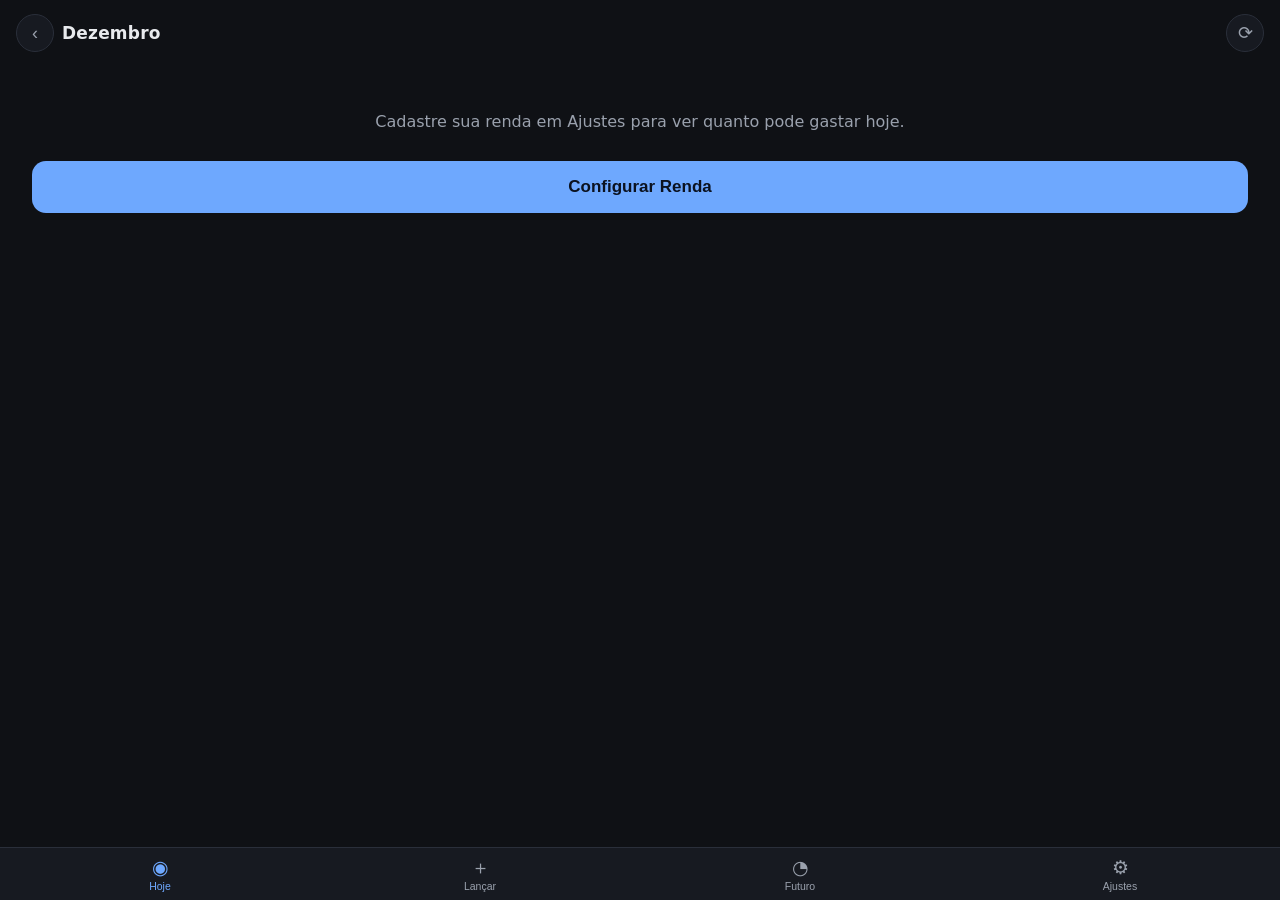
<file: app/index.html>
<!doctype html>
<html lang="pt-BR">
<head>
<meta charset="utf-8">
<meta name="viewport" content="width=device-width, initial-scale=1, viewport-fit=cover">
<meta name="theme-color" content="#0f1115">
<title>Meu Dinheiro</title>
<link rel="manifest" href="manifest.webmanifest">
<link rel="icon" href="icons/icon-192.png">
<link rel="apple-touch-icon" href="icons/icon-192.png">
<link rel="stylesheet" href="css/styles.css">
</head>
<body>

<header class="topo">
  <button class="mes-nav" id="mesAnterior" aria-label="Mês anterior">‹</button>
  <h1 id="mesTitulo">agosto</h1>
  <button class="sync" id="btnSync" aria-label="Sincronizar"><span id="syncIcone">⟳</span></button>
</header>

<main id="tela"></main>

<nav class="abas">
  <button data-aba="home" class="ativa"><span>◉</span>Hoje</button>
  <button data-aba="lancar"><span>＋</span>Lançar</button>
  <button data-aba="futuro"><span>◔</span>Futuro</button>
  <button data-aba="ajustes"><span>⚙</span>Ajustes</button>
</nav>

<div id="toast" class="toast" role="status" aria-live="polite"></div>

<script type="module" src="js/main.js"></script>
</body>
</html>
</file>
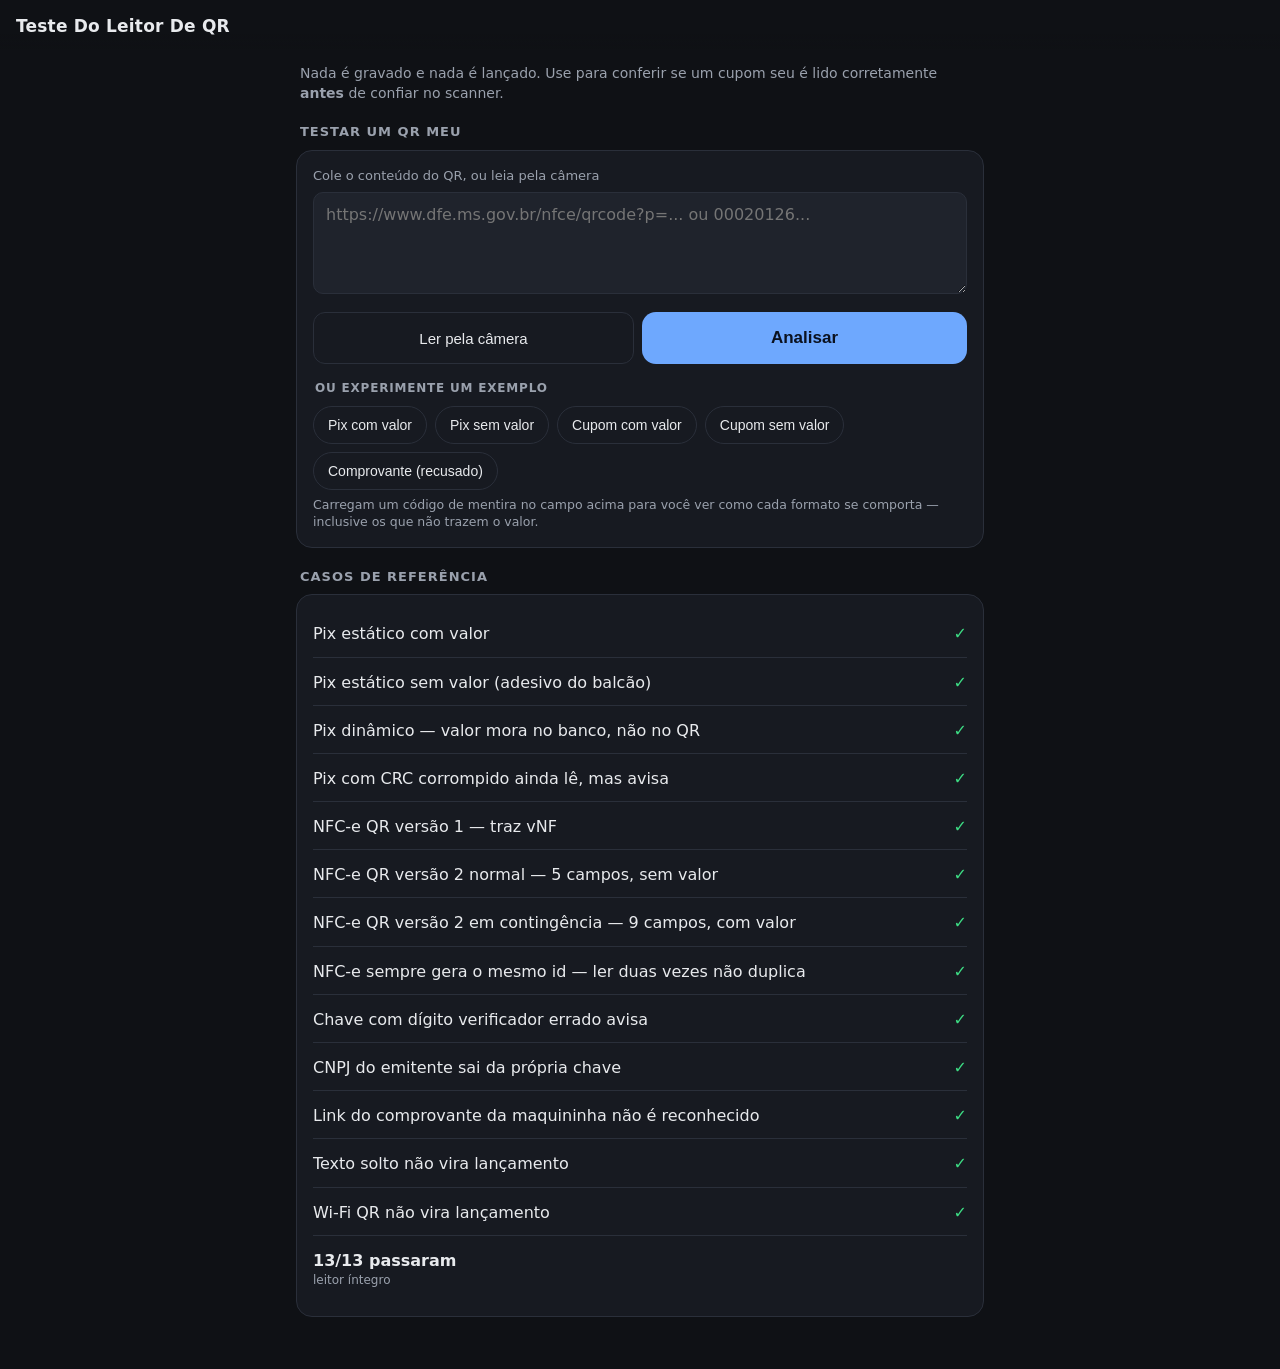
<file: app/teste-qr.html>
<!doctype html>
<html lang="pt-BR">
<head>
<meta charset="utf-8">
<meta name="viewport" content="width=device-width, initial-scale=1, viewport-fit=cover">
<title>Teste do leitor de QR</title>
<link rel="stylesheet" href="css/styles.css">
<style>
  body { padding: 0 0 40px; }
  main { max-width: 720px; margin: 0 auto; }
  .certo { color: var(--ok); }
  .errado { color: var(--estourado); }
  pre { white-space: pre-wrap; word-break: break-all; font-size: 12.5px;
        color: var(--texto-fraco); margin: 8px 0 0; }
</style>
</head>
<body>

<header class="topo"><h1>Teste do leitor de QR</h1></header>

<main>
  <p style="color:var(--texto-fraco);font-size:14px;padding:0 4px">
    Nada é gravado e nada é lançado. Use para conferir se um cupom seu é lido
    corretamente <b>antes</b> de confiar no scanner.
  </p>

  <h2 class="titulo">Testar um QR meu</h2>
  <section class="cartao">
    <label class="campo"><span>Cole o conteúdo do QR, ou leia pela câmera</span>
      <textarea id="entrada" rows="4" placeholder="https://www.dfe.ms.gov.br/nfce/qrcode?p=... ou 00020126..."></textarea></label>
    <div style="display:flex;gap:8px">
      <button class="secundario" id="ler" style="flex:1">Ler pela câmera</button>
      <button class="principal" id="analisar" style="flex:1;margin:0">Analisar</button>
    </div>
    <div id="saida"></div>

    <div class="rotulo-campo">Ou experimente um exemplo</div>
    <div class="chips" id="exemplos"></div>
    <small class="ajuda">Carregam um código de mentira no campo acima para você
    ver como cada formato se comporta — inclusive os que não trazem o valor.</small>
  </section>

  <h2 class="titulo">Casos de referência</h2>
  <section class="cartao linhas" id="casos"></section>
</main>

<script type="module">
import { interpretar } from './js/qr.js';
import { escanear } from './js/qr.js';
import { CASOS, pix, chaveNFe } from './casos-qr.js';

const CHAVE_EXEMPLO = chaveNFe('5026081234567800019565001000000042100000001');

const brl = new Intl.NumberFormat('pt-BR', { style: 'currency', currency: 'BRL' });
const esc = (s) => String(s).replace(/[&<>"]/g, (c) =>
  ({ '&': '&amp;', '<': '&lt;', '>': '&gt;', '"': '&quot;' }[c]));

/* ---------- teste manual ---------- */

function analisar() {
  const bruto = document.getElementById('entrada').value.trim();
  const saida = document.getElementById('saida');
  if (!bruto) { saida.innerHTML = ''; return; }

  const r = interpretar(bruto);
  if (!r) {
    saida.innerHTML = `<p class="errado" style="margin:14px 0 0">
      Não reconhecido. Se isto veio de um cupom fiscal, mande o texto para o
      Claude — é um formato que o parser ainda não cobre.</p>`;
    return;
  }

  saida.innerHTML = `
    <div class="linha" style="margin-top:14px">
      <span class="nome"><b>${esc(r.rotulo)}</b>
        <small>${esc(r.quem)}${r.detalhe ? ' · ' + esc(r.detalhe) : ''}</small>
        <small>data: ${esc(r.data)} · método: ${r.metodo || 'você escolhe'}</small>
        ${r.id ? `<small>id: ${esc(r.id)}</small>` : '<small>sem id fixo — não deduplica</small>'}
      </span>
      <span class="num ${r.valor ? 'neg' : ''}">${r.valor ? brl.format(r.valor) : 'sem valor'}</span>
    </div>
    ${(r.avisos || []).map((a) => `<p class="qr-aviso">${esc(a)}</p>`).join('')}`;
}

document.getElementById('analisar').onclick = analisar;

/* ---------- exemplos ---------- */

const EXEMPLOS = [
  ['Pix com valor', pix({ valor: 25.9, nome: 'PADARIA CENTRAL' })],
  ['Pix sem valor', pix({ nome: 'PADARIA CENTRAL' })],
  ['Cupom com valor', `https://www.dfe.ms.gov.br/nfce/qrcode?chNFe=${CHAVE_EXEMPLO}`
    + '&nVersao=100&tpAmb=1&dhEmi=2026-08-26T14%3A03%3A00-04%3A00&vNF=87.43'],
  ['Cupom sem valor', `https://www.dfe.ms.gov.br/nfce/qrcode?p=${CHAVE_EXEMPLO}|2|1|000001|a1b2c3d4`],
  ['Comprovante (recusado)', 'https://comprovante.maquininha.com.br/v/9f3a2b1c'],
];

document.getElementById('exemplos').innerHTML = EXEMPLOS
  .map((e, i) => `<button class="chip" data-ex="${i}">${esc(e[0])}</button>`).join('');

document.querySelectorAll('[data-ex]').forEach((b) => {
  b.onclick = () => {
    document.getElementById('entrada').value = EXEMPLOS[Number(b.dataset.ex)][1];
    analisar();
  };
});

document.getElementById('ler').onclick = async () => {
  try {
    const t = await escanear();
    if (t) { document.getElementById('entrada').value = t; analisar(); }
  } catch (e) {
    document.getElementById('saida').innerHTML =
      `<p class="errado" style="margin:14px 0 0">${esc(e.message)}</p>`;
  }
};

/* ---------- casos de referência ---------- */

function conferir(caso) {
  const r = interpretar(caso.entrada);
  if (caso.espera === null) {
    return r ? [`devia recusar, mas leu como ${r.tipo}`] : [];
  }
  if (!r) return ['devia reconhecer, devolveu nada'];

  const erros = [];
  for (const [k, v] of Object.entries(caso.espera)) {
    if (k === 'temAviso') {
      if (!(r.avisos || []).some((a) => a.includes(v))) erros.push(`faltou o aviso sobre "${v}"`);
    } else if (r[k] !== v) {
      erros.push(`${k}: esperava ${JSON.stringify(v)}, veio ${JSON.stringify(r[k])}`);
    }
  }
  return erros;
}

let falhas = 0;
document.getElementById('casos').innerHTML = CASOS.map((c) => {
  const erros = conferir(c);
  if (erros.length) falhas++;
  return `<div class="linha">
    <span class="nome">${esc(c.nome)}
      ${erros.map((e) => `<small class="errado">${esc(e)}</small>`).join('')}</span>
    <span class="${erros.length ? 'errado' : 'certo'}">${erros.length ? '✕' : '✓'}</span>
  </div>`;
}).join('') + `<div class="linha"><span class="nome"><b>${CASOS.length - falhas}/${CASOS.length}
  passaram</b><small>${falhas ? 'o parser regrediu — conserte antes de usar' : 'leitor íntegro'}</small></span></div>`;
</script>
</body>
</html>
</file>
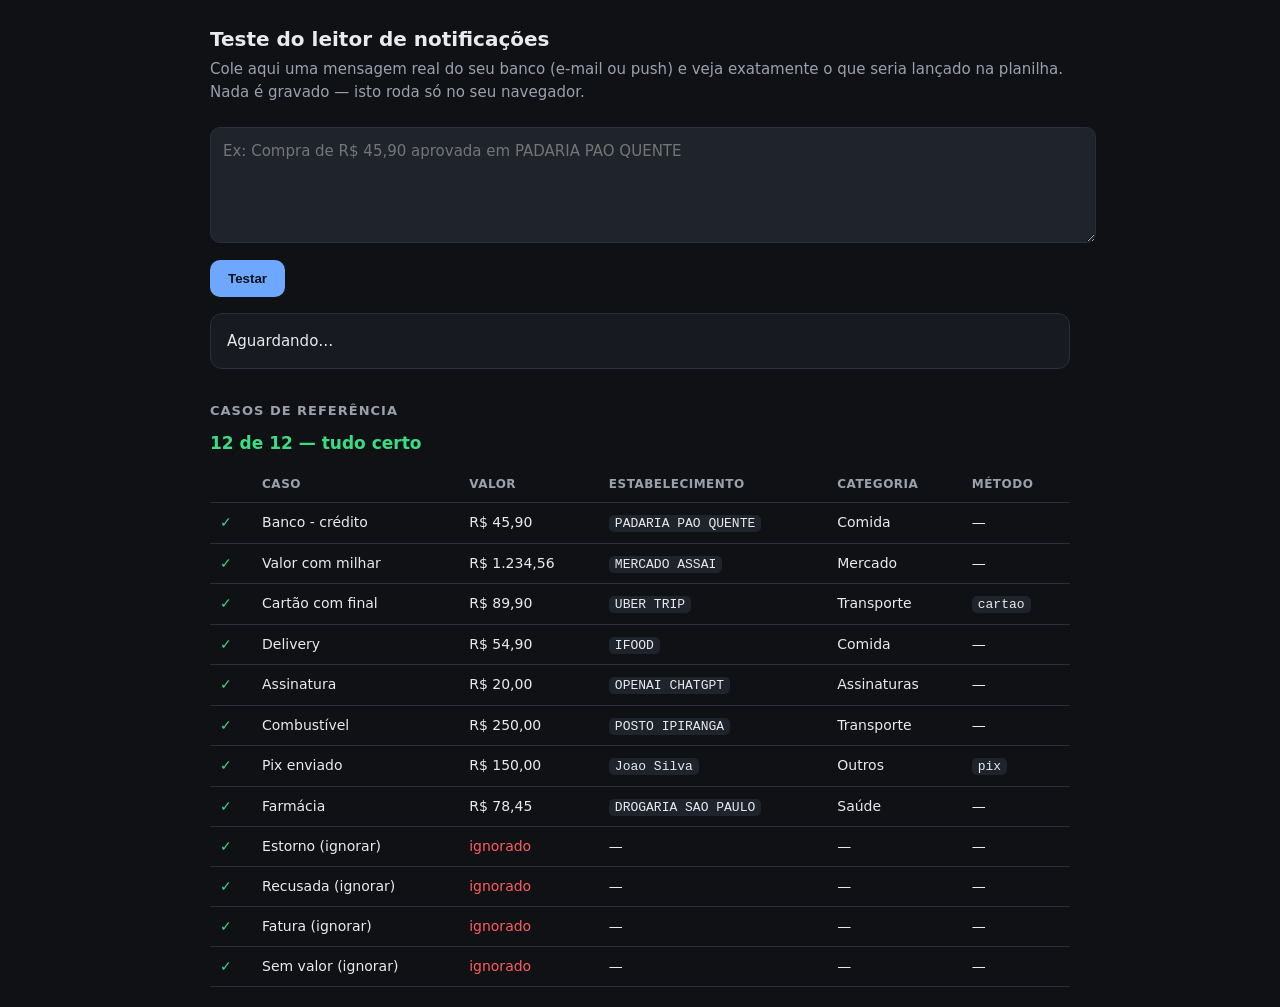
<file: backend/teste-parser.html>
<!doctype html>
<html lang="pt-BR">
<head>
<meta charset="utf-8">
<meta name="viewport" content="width=device-width, initial-scale=1">
<title>Teste do leitor de notificações</title>
<style>
  :root { color-scheme: dark; }
  body { margin: 0; padding: 24px; background: #0f1115; color: #e8eaed;
         font: 15px/1.5 system-ui, -apple-system, "Segoe UI", Roboto, sans-serif; }
  main { max-width: 860px; margin: 0 auto; }
  h1 { font-size: 20px; margin: 0 0 4px; }
  p.lead { color: #9aa1ad; margin: 0 0 24px; }
  textarea { width: 100%; min-height: 90px; padding: 12px; border-radius: 10px;
             background: #1f232c; color: #e8eaed; border: 1px solid #2a2f3a;
             font: inherit; resize: vertical; }
  button { margin-top: 10px; padding: 11px 18px; border: 0; border-radius: 10px;
           background: #6ea8fe; color: #0b1220; font-weight: 700; cursor: pointer; }
  .saida { margin-top: 16px; padding: 16px; border-radius: 12px;
           background: #171a21; border: 1px solid #2a2f3a; }
  .saida b { color: #3ddc84; }
  .nao { color: #ff5c5c; }
  h2 { font-size: 13px; text-transform: uppercase; letter-spacing: 1px;
       color: #9aa1ad; margin: 32px 0 10px; }
  table { width: 100%; border-collapse: collapse; font-size: 14px; }
  th, td { text-align: left; padding: 9px 10px; border-bottom: 1px solid #2a2f3a;
           vertical-align: top; }
  th { color: #9aa1ad; font-weight: 600; font-size: 12px;
       text-transform: uppercase; letter-spacing: .5px; }
  td.ok { color: #3ddc84; } td.falha { color: #ff5c5c; font-weight: 700; }
  code { background: #1f232c; padding: 1px 6px; border-radius: 5px; font-size: 13px; }
  .placar { font-size: 17px; font-weight: 700; margin-bottom: 10px; }
</style>
</head>
<body>
<main>
  <h1>Teste do leitor de notificações</h1>
  <p class="lead">
    Cole aqui uma mensagem real do seu banco (e-mail ou push) e veja exatamente o que
    seria lançado na planilha. Nada é gravado — isto roda só no seu navegador.
  </p>

  <textarea id="entrada" placeholder="Ex: Compra de R$ 45,90 aprovada em PADARIA PAO QUENTE"></textarea>
  <button id="testar">Testar</button>
  <div class="saida" id="saida">Aguardando…</div>

  <h2>Casos de referência</h2>
  <div class="placar" id="placar"></div>
  <table>
    <thead><tr><th></th><th>Caso</th><th>Valor</th><th>Estabelecimento</th><th>Categoria</th><th>Método</th></tr></thead>
    <tbody id="tabela"></tbody>
  </table>
</main>

<script>
// Stubs mínimos do ambiente Apps Script — só o que o parser toca.
const SpreadsheetApp = { getActiveSpreadsheet: () => ({ getSpreadsheetTimeZone: () => 'America/Sao_Paulo' }) };
const Utilities = {
  DigestAlgorithm: { MD5: 'MD5' },
  computeDigest: (_, s) => { let h = 0; const o = [];
    for (const ch of String(s)) h = (h * 31 + ch.charCodeAt(0)) | 0;
    for (let i = 0; i < 16; i++) o.push((h >> (i % 4 * 8)) & 0xff); return o; },
  formatDate: (d) => d.toISOString().slice(0, 10),
  formatString: (f, v) => v.toFixed(2),
};
const PropertiesService = { getScriptProperties: () => ({ getProperty: () => null, setProperty: () => {} }) };
const ContentService = { createTextOutput: () => ({ setMimeType: () => {} }), MimeType: {} };
const GmailApp = {}, MailApp = {}, UrlFetchApp = {}, ScriptApp = {}, Session = {};
</script>
<script src="Code.gs"></script>
<script>
const brl = (v) => v.toLocaleString('pt-BR', { style: 'currency', currency: 'BRL' });
const esc = (s) => String(s).replace(/[&<>]/g, (c) => ({ '&': '&amp;', '<': '&lt;', '>': '&gt;' }[c]));

/* ---------- teste manual ---------- */

function testar() {
  const texto = document.getElementById('entrada').value.trim();
  const saida = document.getElementById('saida');
  if (!texto) { saida.textContent = 'Cole alguma coisa primeiro.'; return; }

  const t = interpretar(texto, 'teste', texto);
  saida.innerHTML = t
    ? `Seria lançado: <b>${brl(Math.abs(t.valor))}</b><br>
       Estabelecimento: <code>${esc(t.nota)}</code><br>
       Categoria: <code>${esc(t.categoria)}</code><br>
       Método: <code>${esc(t.metodo || '(não identificado)')}</code>`
    : '<span class="nao">Não seria lançado nada.</span> ' +
      'Ou não achou valor, ou o texto parece estorno / compra recusada / aviso de fatura.';
}
document.getElementById('testar').onclick = testar;
document.getElementById('entrada').addEventListener('keydown', (e) => {
  if (e.key === 'Enter' && (e.ctrlKey || e.metaKey)) testar();
});

/* ---------- casos de referência ---------- */

const CASOS = [
  ['Banco - crédito', 'Compra de R$ 45,90 aprovada em PADARIA PAO QUENTE', 45.90, 'PADARIA PAO QUENTE'],
  ['Valor com milhar', 'Você fez uma compra de R$ 1.234,56 no MERCADO ASSAI', 1234.56, 'MERCADO ASSAI'],
  ['Cartão com final', 'Compra aprovada no cartao final 1234 no valor de R$ 89,90 em UBER TRIP', 89.90, 'UBER TRIP'],
  ['Delivery', 'Compra de R$ 54,90 aprovada no IFOOD', 54.90, 'IFOOD'],
  ['Assinatura', 'Compra internacional de R$ 20,00 em OPENAI CHATGPT', 20.00, 'OPENAI CHATGPT'],
  ['Combustível', 'Compra de R$ 250,00 no POSTO IPIRANGA', 250.00, 'POSTO IPIRANGA'],
  ['Pix enviado', 'Você enviou um Pix de R$ 150,00 para Joao Silva', 150.00, 'Joao Silva'],
  ['Farmácia', 'Compra aprovada R$ 78,45 na DROGARIA SAO PAULO', 78.45, 'DROGARIA SAO PAULO'],
  ['Estorno (ignorar)', 'Estorno de R$ 45,90 em PADARIA PAO QUENTE', null],
  ['Recusada (ignorar)', 'Compra NEGADA de R$ 500,00 em LOJA X', null],
  ['Fatura (ignorar)', 'Sua fatura fechou: R$ 2.480,00', null],
  ['Sem valor (ignorar)', 'Seu cartao foi desbloqueado com sucesso', null],
];

let passou = 0;
document.getElementById('tabela').innerHTML = CASOS.map(([nome, texto, esperado, local]) => {
  const t = interpretar(texto, 'teste', nome);
  const valor = t ? Math.abs(t.valor) : null;
  const ok = esperado === null
    ? t === null
    : t !== null && Math.abs(valor - esperado) < 0.005 && (!local || t.nota === local);
  if (ok) passou++;
  return `<tr>
    <td class="${ok ? 'ok' : 'falha'}">${ok ? '✓' : '✗'}</td>
    <td>${esc(nome)}</td>
    <td>${valor === null ? '<span class="nao">ignorado</span>' : brl(valor)}</td>
    <td>${t ? '<code>' + esc(t.nota) + '</code>' : '—'}</td>
    <td>${t ? esc(t.categoria) : '—'}</td>
    <td>${t ? (t.metodo ? '<code>' + esc(t.metodo) + '</code>' : '—') : '—'}</td>
  </tr>`;
}).join('');

document.getElementById('placar').innerHTML = passou === CASOS.length
  ? `<span style="color:#3ddc84">${passou} de ${CASOS.length} — tudo certo</span>`
  : `<span style="color:#ff5c5c">${passou} de ${CASOS.length} — ${CASOS.length - passou} falha(s)</span>`;
</script>
</body>
</html>
</file>
<file: app/css/styles.css>
/* Desenhado para o polegar: alvos grandes, número principal legível de relance,
   e nada que exija zoom. Escuro por padrão porque é o que se olha à noite. */

:root {
  --bg: #0f1115;
  --superficie: #171a21;
  --superficie-2: #1f232c;
  --borda: #2a2f3a;
  --texto: #e8eaed;
  --texto-fraco: #9aa1ad;
  --ok: #3ddc84;
  --atencao: #ffc043;
  --estourado: #ff5c5c;
  --acento: #6ea8fe;
  --raio: 16px;
  --safe-b: env(safe-area-inset-bottom, 0px);
}

* { box-sizing: border-box; -webkit-tap-highlight-color: transparent; }

body {
  margin: 0;
  background: var(--bg);
  color: var(--texto);
  font: 16px/1.45 system-ui, -apple-system, "Segoe UI", Roboto, sans-serif;
  padding-bottom: calc(72px + var(--safe-b));
  overscroll-behavior-y: contain;
}

/* ---------- topo ---------- */
.topo {
  display: flex; align-items: center; gap: 8px;
  padding: 14px 16px 10px;
  position: sticky; top: 0; z-index: 5;
  background: linear-gradient(var(--bg) 70%, transparent);
}
.topo h1 {
  flex: 1; margin: 0; font-size: 17px; font-weight: 600;
  text-transform: capitalize; letter-spacing: .2px;
}
.mes-nav, .sync {
  width: 38px; height: 38px; border-radius: 50%;
  border: 1px solid var(--borda); background: var(--superficie);
  color: var(--texto-fraco); font-size: 18px; cursor: pointer;
}
.sync.girando #syncIcone { display: inline-block; animation: gira 1s linear infinite; }
@keyframes gira { to { transform: rotate(360deg); } }
.sync.pendente { border-color: var(--atencao); color: var(--atencao); }

/* ---------- conteúdo ---------- */
main { padding: 0 16px; }

.cartao {
  background: var(--superficie);
  border: 1px solid var(--borda);
  border-radius: var(--raio);
  padding: 16px;
  margin-bottom: 12px;
}

/* O número que responde "posso gastar?". É o motivo do app existir. */
.destaque { text-align: center; padding: 28px 16px 24px; }
.destaque .rotulo {
  font-size: 13px; color: var(--texto-fraco);
  text-transform: uppercase; letter-spacing: 1.2px;
}
.destaque .valor {
  font-size: clamp(44px, 15vw, 68px);
  font-weight: 700; line-height: 1.05; margin: 8px 0 4px;
  font-variant-numeric: tabular-nums;
}
.destaque .valor .centavos { font-size: .5em; opacity: .65; }
.destaque .sub { color: var(--texto-fraco); font-size: 14px; }

.ok       .valor, .pill.ok       { color: var(--ok); }
.atencao  .valor, .pill.atencao  { color: var(--atencao); }
.estourado .valor, .pill.estourado { color: var(--estourado); }

.barra { height: 8px; border-radius: 99px; background: var(--superficie-2); overflow: hidden; margin: 14px 0 6px; }
.barra > i { display: block; height: 100%; border-radius: 99px; transition: width .35s ease; }
.ok .barra > i { background: var(--ok); }
.atencao .barra > i { background: var(--atencao); }
.estourado .barra > i { background: var(--estourado); }

.linhas { display: grid; gap: 2px; }
.linha {
  display: flex; justify-content: space-between; align-items: center;
  padding: 11px 0; border-bottom: 1px solid var(--borda);
}
.linha:last-child { border-bottom: 0; }
.linha .nome { display: flex; flex-direction: column; }
.linha .nome small { color: var(--texto-fraco); font-size: 12px; }
.linha .num { font-variant-numeric: tabular-nums; font-weight: 600; }
.num.neg { color: var(--estourado); }
.num.pos { color: var(--ok); }

h2.titulo { font-size: 13px; text-transform: uppercase; letter-spacing: 1px;
  color: var(--texto-fraco); margin: 20px 4px 8px; font-weight: 600; }

.vazio { text-align: center; color: var(--texto-fraco); padding: 32px 16px; }

/* ---------- lançar ---------- */
.visor {
  text-align: center; font-size: 46px; font-weight: 700; padding: 18px 0 10px;
  font-variant-numeric: tabular-nums;
}
.visor small { font-size: 20px; color: var(--texto-fraco); margin-right: 6px; }
.tipo { display: flex; gap: 8px; margin-bottom: 12px; }
.tipo button { flex: 1; padding: 10px; border-radius: 10px; border: 1px solid var(--borda);
  background: var(--superficie); color: var(--texto-fraco); font-size: 14px; cursor: pointer; }
.tipo button.on { background: var(--superficie-2); color: var(--texto); border-color: var(--acento); }

.rotulo-campo {
  font-size: 12px; color: var(--texto-fraco); font-weight: 600;
  text-transform: uppercase; letter-spacing: .8px; margin: 16px 2px 8px;
}
.chips { display: flex; flex-wrap: wrap; gap: 8px; }
.chip {
  padding: 10px 14px; border-radius: 99px; font-size: 14px; cursor: pointer;
  border: 1px solid var(--borda); background: var(--superficie); color: var(--texto);
}
.chip.on { background: var(--acento); border-color: var(--acento); color: #0b1220; font-weight: 600; }

.teclado { display: grid; grid-template-columns: repeat(3, 1fr); gap: 8px; margin-top: 14px; }
.teclado button {
  padding: 18px 0; font-size: 22px; font-weight: 600;
  border-radius: 12px; border: 1px solid var(--borda);
  background: var(--superficie); color: var(--texto); cursor: pointer;
}
.teclado button:active { background: var(--superficie-2); }

.principal {
  width: 100%; padding: 16px; margin-top: 12px; font-size: 17px; font-weight: 700;
  border: 0; border-radius: 14px; background: var(--acento); color: #0b1220; cursor: pointer;
}
.principal:disabled { opacity: .4; }

/* ---------- formulários ---------- */
label.campo { display: block; margin-bottom: 12px; }
label.campo span { display: block; font-size: 13px; color: var(--texto-fraco); margin-bottom: 6px; }
input, select, textarea {
  width: 100%; padding: 12px; font-size: 16px; color: var(--texto);
  background: var(--superficie-2); border: 1px solid var(--borda);
  border-radius: 10px; font-family: inherit;
}
.secundario {
  width: 100%; padding: 13px; border-radius: 12px; cursor: pointer;
  border: 1px solid var(--borda); background: var(--superficie); color: var(--texto); font-size: 15px;
}
.perigo { color: var(--estourado); border-color: var(--estourado); }

/* ---------- abas ---------- */
.abas {
  position: fixed; left: 0; right: 0; bottom: 0; z-index: 6;
  display: grid; grid-template-columns: repeat(4, 1fr);
  background: var(--superficie); border-top: 1px solid var(--borda);
  padding-bottom: var(--safe-b);
}
.abas button {
  display: flex; flex-direction: column; align-items: center; gap: 3px;
  padding: 10px 0 8px; border: 0; background: none; cursor: pointer;
  color: var(--texto-fraco); font-size: 11px;
}
.abas button span { font-size: 19px; line-height: 1; }
.abas button { font-size: 10.5px; }
.abas button.ativa { color: var(--acento); }

/* ---------- toast ---------- */
.toast {
  position: fixed; left: 50%; bottom: calc(84px + var(--safe-b));
  transform: translate(-50%, 12px);
  background: var(--superficie-2); border: 1px solid var(--borda);
  padding: 11px 18px; border-radius: 99px; font-size: 14px;
  opacity: 0; pointer-events: none; transition: .25s; z-index: 10; max-width: 90vw;
}
.toast.on { opacity: 1; transform: translate(-50%, 0); }
.toast.erro { border-color: var(--estourado); color: var(--estourado); }

/* ---------- leitura de QR ---------- */
.qr-abrir { margin-bottom: 12px; border-style: dashed; color: var(--acento); }

.qr-lido { border-color: var(--acento); }
.qr-lido .linha { border-bottom: 0; padding-top: 0; }
.qr-aviso {
  margin: 6px 0 0; font-size: 12.5px; line-height: 1.35;
  color: var(--atencao);
}

/* Câmera em tela cheia. Fica acima das abas para o polegar não trocar de
   tela sem querer enquanto mira. */
.scanner {
  position: fixed; inset: 0; z-index: 20;
  background: #000; display: flex; align-items: center; justify-content: center;
}
.scanner video { width: 100%; height: 100%; object-fit: cover; }

/* A mira não recorta nada — o BarcodeDetector varre o quadro inteiro. Ela
   existe só para você saber onde encostar o celular. */
.scanner-mira {
  position: absolute; width: min(68vw, 300px); aspect-ratio: 1;
  border: 2px solid rgba(255, 255, 255, .9); border-radius: 20px;
  box-shadow: 0 0 0 100vmax rgba(0, 0, 0, .45);
}
.scanner-dica {
  position: absolute; top: calc(14px + env(safe-area-inset-top, 0px));
  left: 16px; right: 16px; text-align: center;
  color: #fff; font-size: 14px; line-height: 1.35;
  text-shadow: 0 1px 4px rgba(0, 0, 0, .8);
}
.scanner-acoes {
  position: absolute; left: 16px; right: 16px;
  bottom: calc(20px + env(safe-area-inset-bottom, 0px));
  display: flex; gap: 10px;
}
.scanner-acoes .secundario { background: rgba(23, 26, 33, .92); }

/* ---------- interruptor ---------- */
label.troca { display: flex; align-items: flex-start; gap: 12px; cursor: pointer; }
label.troca input { width: 22px; height: 22px; flex: none; margin-top: 2px; accent-color: var(--acento); }
label.troca span { font-size: 15px; }
label.troca small { display: block; color: var(--texto-fraco); font-size: 12.5px; margin-top: 4px; }

/* ---------- par de números do dia ---------- */
.duplo { display: grid; grid-template-columns: 1fr 1fr; gap: 12px; margin-bottom: 12px; }
.duplo .cartao { margin-bottom: 0; }
.mini { text-align: center; padding: 14px 10px; }
.mini .rotulo {
  font-size: 11px; color: var(--texto-fraco);
  text-transform: uppercase; letter-spacing: .9px;
}
.mini-valor {
  font-size: 25px; font-weight: 700; margin: 6px 0 2px;
  font-variant-numeric: tabular-nums; line-height: 1.1;
}
.mini-valor.neg { color: var(--estourado); }
.mini-valor.atencao-txt { color: var(--atencao); }
.mini-sub { font-size: 11.5px; color: var(--texto-fraco); }

/* ---------- extrato agrupado por dia ---------- */
.dia-cab {
  display: flex; justify-content: space-between; align-items: baseline;
  margin: 16px 0 2px; padding-top: 12px; border-top: 1px solid var(--borda);
  font-size: 12px; text-transform: uppercase; letter-spacing: .9px;
  color: var(--texto-fraco); font-weight: 600;
}
.dia-cab:first-child { margin-top: 0; padding-top: 0; border-top: 0; }
.dia-cab .num { font-size: 13px; letter-spacing: 0; }

/* ---------- futuro ---------- */
.termina { font-size: 13px; color: var(--ok); margin: -4px 0 14px 2px; }
.linha.total { border-top: 1px solid var(--borda); border-bottom: 0; margin-top: 4px; padding-top: 13px; }

.alerta { border-color: var(--atencao); }
.alerta b { color: var(--atencao); }
.alerta p { margin: 8px 0 0; font-size: 14px; color: var(--texto-fraco); line-height: 1.45; }

/* ---------- painel de edição ---------- */
.linha.editavel { cursor: pointer; margin: 0 -6px; padding-left: 6px; padding-right: 6px; border-radius: 8px; }
.linha.editavel:active { background: var(--superficie-2); }

.folha-fundo {
  position: fixed; inset: 0; z-index: 14;
  background: rgba(0, 0, 0, .6);
}

/* Sobe de baixo, como o polegar espera. Rola por dentro quando não cabe. */
.folha {
  position: fixed; left: 0; right: 0; bottom: 0; z-index: 15;
  max-height: 88vh; overflow-y: auto;
  background: var(--superficie);
  border-top: 1px solid var(--borda);
  border-radius: 20px 20px 0 0;
  padding: 16px 16px calc(20px + var(--safe-b));
  animation: sobe .18s ease-out;
}
@keyframes sobe { from { transform: translateY(14px); opacity: .6; } }

.folha-topo {
  display: flex; justify-content: space-between; align-items: center;
  margin-bottom: 14px; font-size: 16px;
}
.folha .principal { margin-top: 18px; }
.folha .secundario { margin-top: 8px; }

.aviso-edicao {
  margin: 14px 0 0; font-size: 13px; line-height: 1.4; color: var(--atencao);
}

/* ---------- ajuda contextual ---------- */
small.ajuda, p.ajuda {
  display: block; font-size: 12.5px; line-height: 1.4;
  color: var(--texto-fraco); margin: 6px 0 0;
}
p.ajuda { margin: 0 0 12px; }
small.passagem { color: var(--acento) !important; }

/* ---------- contas a pagar ---------- */
.resumo-pagar {
  display: flex; justify-content: space-between; align-items: baseline;
  padding-bottom: 12px; margin-bottom: 4px; border-bottom: 1px solid var(--borda);
  font-size: 14.5px; color: var(--texto-fraco);
}
.resumo-pagar b { font-size: 17px; }

.conta { padding: 14px 0; border-bottom: 1px solid var(--borda); }
.conta:last-child { border-bottom: 0; padding-bottom: 0; }
.conta-topo { display: flex; justify-content: space-between; align-items: baseline; gap: 10px; }
.conta-nome { font-size: 16px; font-weight: 600; }
.conta-info {
  display: flex; flex-wrap: wrap; align-items: center; gap: 8px;
  margin-top: 6px; font-size: 12.5px; color: var(--texto-fraco);
}
.tag {
  padding: 2px 8px; border-radius: 99px; font-size: 11.5px;
  background: var(--superficie-2); border: 1px solid var(--borda);
}
.tag.vencida { color: var(--estourado); border-color: var(--estourado); }
.tag.passagem { color: var(--acento); border-color: var(--acento); }
.conta .pagar { margin-top: 10px; padding: 10px; font-size: 14px; }
.conta.atrasada .conta-nome { color: var(--atencao); }

/* ---------- data no lançar ---------- */
.linha-data {
  display: flex; align-items: center; justify-content: center; gap: 10px;
  margin-bottom: 4px;
}
.linha-data label { font-size: 13px; color: var(--texto-fraco); }
.linha-data input { width: auto; padding: 7px 10px; font-size: 14px; }

/* ---------- futuro ---------- */
.evento { display: flex; gap: 14px; padding: 14px 0; border-bottom: 1px solid var(--borda); }
.evento:last-child { border-bottom: 0; padding-bottom: 0; }
.evento:first-child { padding-top: 0; }
.evento-quando {
  flex: none; width: 62px; font-weight: 700; font-size: 14px;
  color: var(--acento); padding-top: 1px;
}
.evento-corpo { flex: 1; }
.evento-fim { font-size: 14.5px; }
.evento-numeros { margin-top: 4px; font-size: 13px; color: var(--texto-fraco); }
.evento-numeros b { display: block; font-size: 14px; }
.pos { color: var(--ok); }

.fecho { font-size: 15px; line-height: 1.5; color: var(--texto-fraco); }
.fecho b { color: var(--texto); }

/* ---------- conta paga ---------- */
.conta.paga { opacity: .58; }
.conta.paga .conta-nome { color: var(--ok); }
.tag.pago { color: var(--ok); border-color: var(--ok); font-weight: 600; }
</file>
